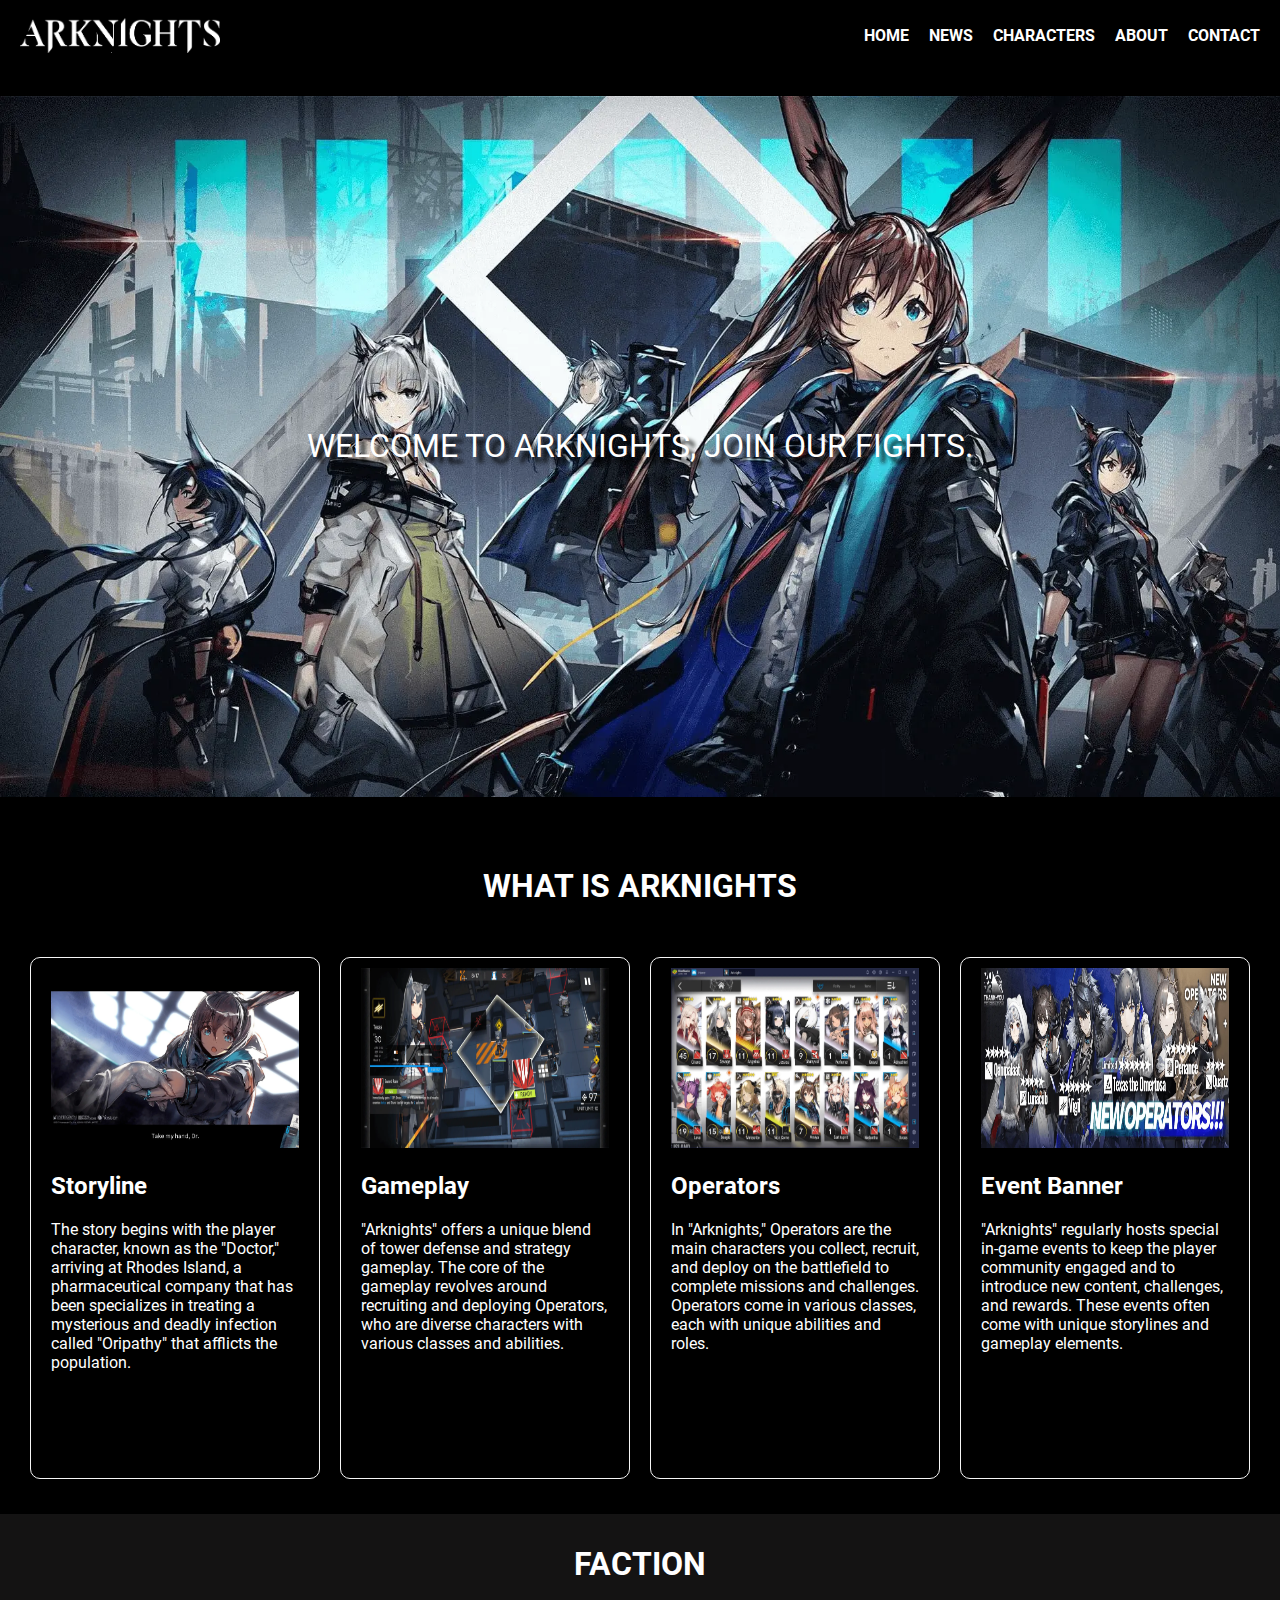
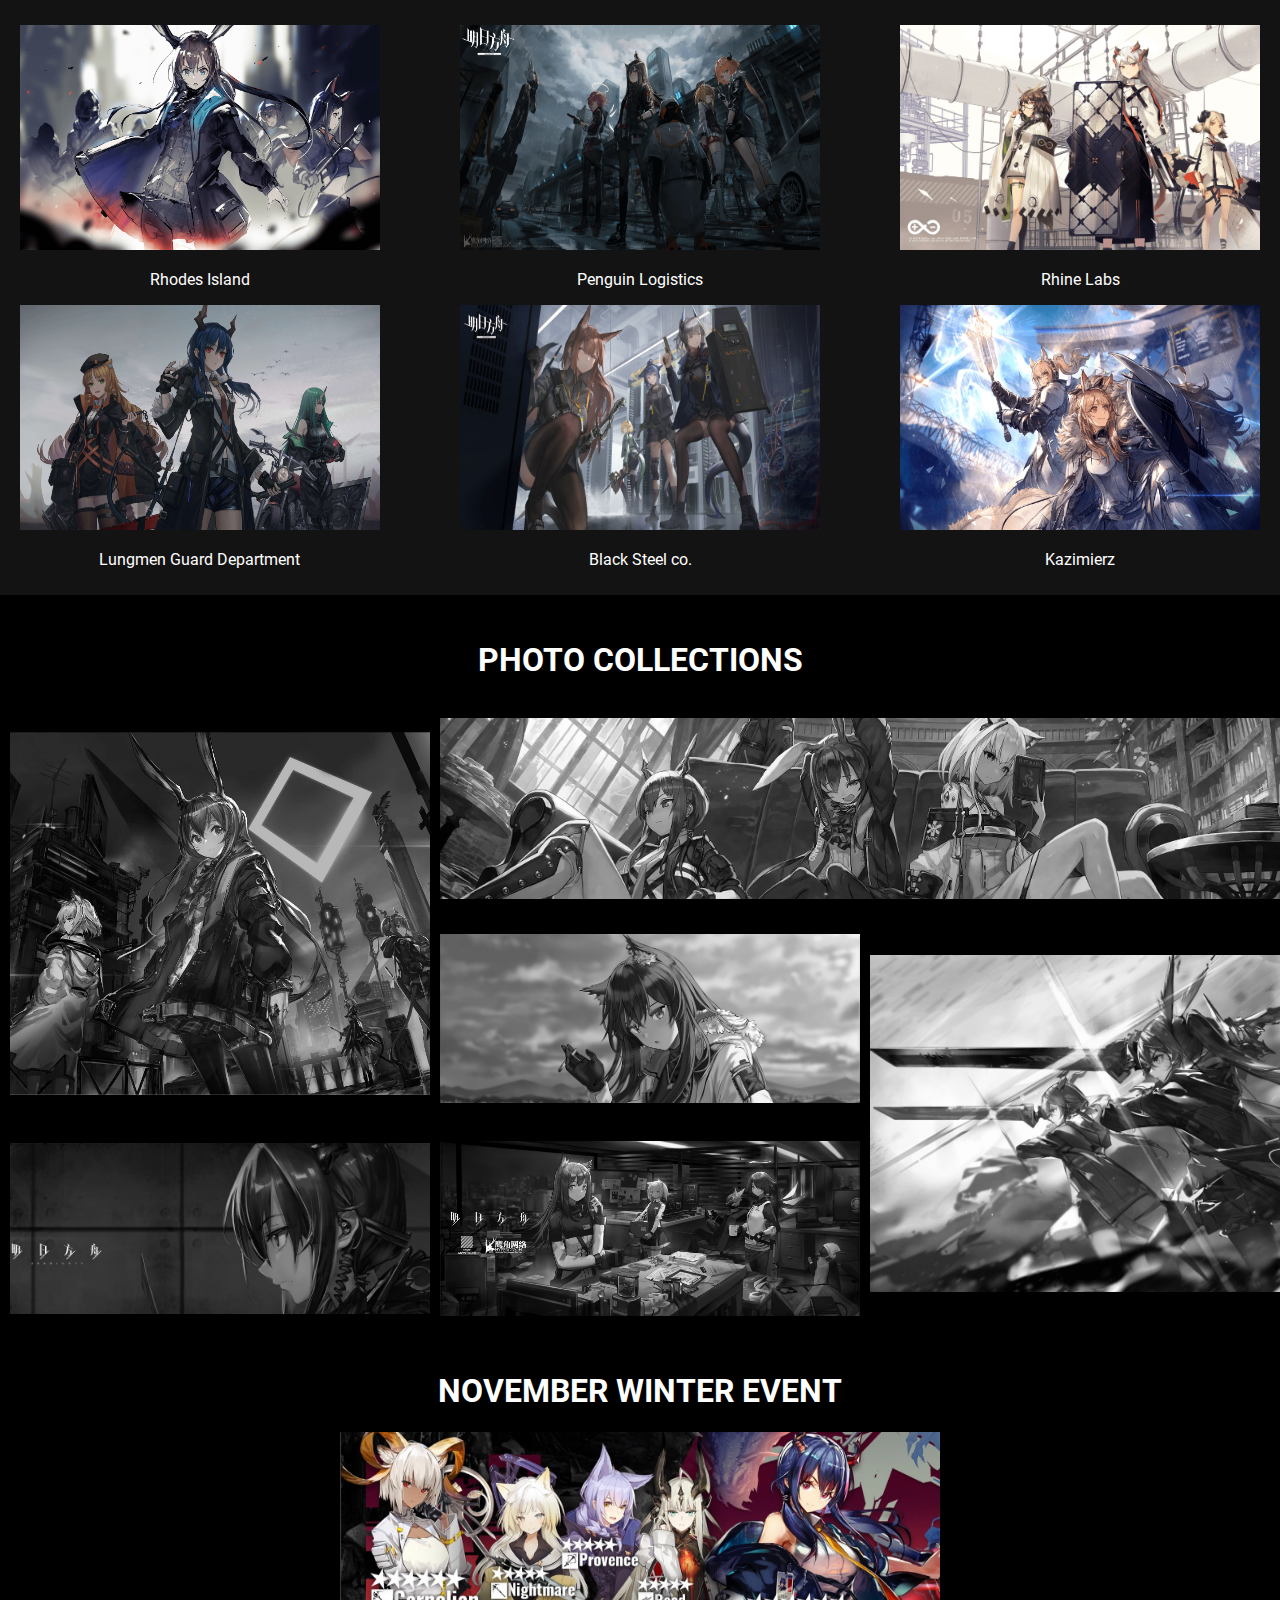
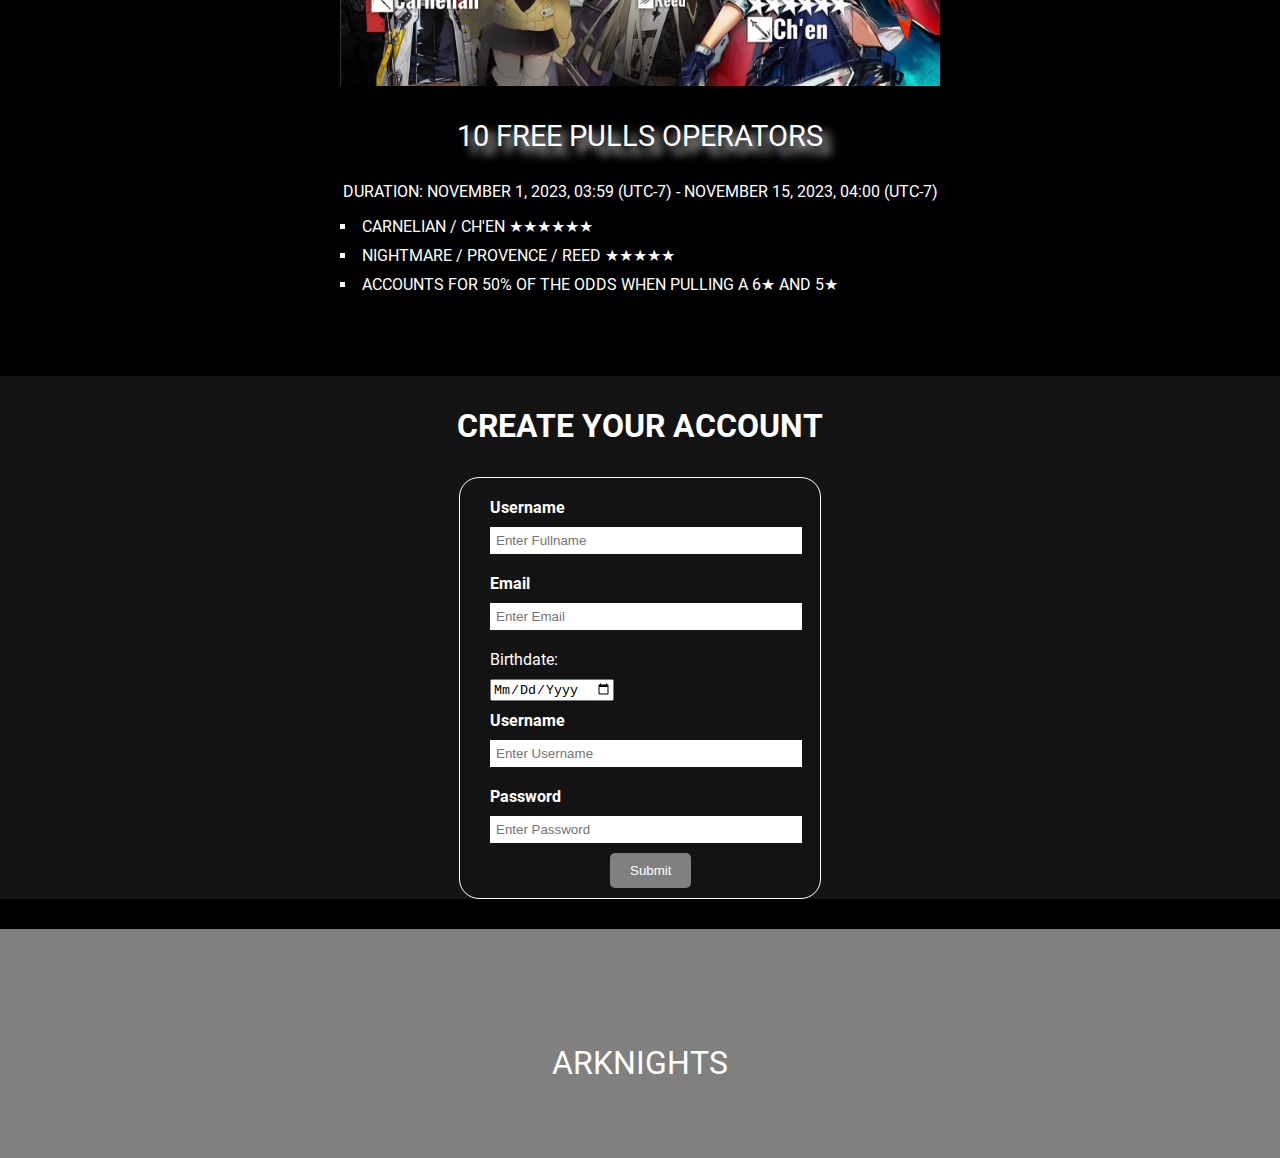
<file: week-3/index.html>
<!DOCTYPE html>
<html lang="en">
<head>
    <meta charset="UTF-8">
    <meta name="viewport" content="width=device-width, initial-scale=1.0">
    <link rel="preconnect" href="https://fonts.googleapis.com">
    <link rel="preconnect" href="https://fonts.gstatic.com" crossorigin>
    <!-- <link href="https://fonts.googleapis.com/css2?family=Roboto:wght@500;700&display=swap" rel="stylesheet"> -->
    <link rel="stylesheet" href="style.css">
    <title>Arknights</title>
</head>
<body>

   
    <header>
        
        
        <nav class="navbar">
            <div class="navbarBrand">
                <img src="assets/images/arknights_logo_white.png" alt="Brand Logo" >
            </div>
            <ul class="navbarLink" >
                <li><a href="#">HOME</a></li>
                <li><a href="#">NEWS</a></li>
                <li><a href="#">CHARACTERS</a></li>
                <li><a href="#">ABOUT</a></li>
                <li><a href="#">CONTACT</a></li>
                
            </ul>

            <div class="hamburger" >
                <span class="bar"></span>
                <span class="bar"></span>
                <span class="bar"></span>
            </div>
            
        </nav>

    </header>

    <nav>
        <div >
            <ul class="navbarMobile">
                <li><a href="#">HOME</a></li>
                <li><a href="#">NEWS</a></li>
                <li><a href="#">CHARACTERS</a></li>
                <li><a href="#">ABOUT</a></li>
                <li><a href="#">CONTACT</a></li>
                
            </ul>
        </div>
    </nav>
    <main>
        <section class="topBanner " >
            <div class="welcome">welcome to arknights, join our fights.</div>

        </section>
        <div class="title"><h1>what is arknights</h1></div>
        
        <section class="sectionInfo">
            
            <article class="boxArticle">
                <picture>
                    <source media="(min-width:1020px )" srcset="assets/images/storyline_large.webp">
                    <source media="(min-width:700px )" srcset="assets/images/storyline_medium.png">
                    <img src="assets/images/storyline_small.png" alt="" >
                </picture>
                
                <h2>Storyline</h2>
                <p> The story begins with the player character, known as the "Doctor," 
                    arriving at Rhodes Island, a pharmaceutical company that has been specializes
                     in treating a mysterious and deadly infection called "Oripathy" that afflicts the population.
                </p>
            </article>
            <article class="boxArticle">
                <picture>
                    <source media="(min-width:1020px )" srcset="assets/images/strategy_large.webp">
                    <source media="(min-width:700px )" srcset="assets/images/strategy_medium.png">
                    <img src="assets/images/strategy_small.png" alt="" >
                </picture>
                <h2>Gameplay</h2>
                <p>"Arknights" offers a unique blend of tower defense and strategy gameplay. The core of the gameplay revolves around
                     recruiting and deploying Operators, who are diverse characters with various classes and abilities.</p>
            </article>

            <article class="boxArticle">
                <picture>
                    <source media="(min-width:1020px )" srcset="assets/images/operators_large.webp">
                    <source media="(min-width:700px )" srcset="assets/images/operators_medium.webp">
                    <img src="assets/images/operators_small.png" alt="" >
                </picture>
                <h2>Operators</h2>
                <p>In "Arknights," Operators are the main characters you collect, recruit, and deploy on the battlefield to complete missions
                     and challenges. Operators come in various classes, each with unique abilities and roles.</p>
            </article>

            <article class="boxArticle">
                <picture>
                    <source media="(min-width:1020px )" srcset="assets/images/eventpromo_large.webp">
                    <source media="(min-width:700px )" srcset="assets/images/eventpromo_medium.png">
                    <img src="assets/images/eventpromo_small.png" alt="" >
                </picture>
                <h2>Event Banner</h2>
                <p>"Arknights" regularly hosts special in-game events to keep the player community engaged and to introduce new content, 
                    challenges, and rewards. These events often come with unique storylines and gameplay elements.</p>
            </article>
        </section>
        
        
        <section class="sectionFaction">
            <div class="title">
                <h1>faction</h1>
            </div>
            <div class="flexFaction">
            
                <article class="boxFaction">
                    <picture>
                        <source media="(min-width:700px )" srcset="assets/images/rhodes_island1.png">
                        <img src="assets/images/rhodes_island1_small.png" alt="">
                    </picture>
                    
                    <p>Rhodes Island</p>
                </article>
                <article class="boxFaction">
                    <picture>
                        <source media="(min-width:700px )" srcset="assets/images/penguinlogistics.webp">
                        <img src="assets/images/penguinlogistics_small.webp" alt="">
                    </picture>
                    
                    <p>Penguin Logistics </p>
                </article>
                <article class="boxFaction">
                    <img src="assets/images/rhine_lab2.webp" alt="" >
                    <p>Rhine Labs</p>
                </article>
                <article class="boxFaction">
                    <img src="assets/images/chen.webp" alt="" >
                    <p>Lungmen Guard Department</p>
                </article>
                <article class="boxFaction">
                    <img src="assets/images/blacksteel1.jpg" alt="" >
                    <p>Black Steel co.</p>
                </article>
                <article class="boxFaction">
                    <picture>
                        <source media="(min-width:700px )" srcset="assets/images/Kazimierz.webp">
                        <img src="assets/images/Kazimierz_small.webp" alt="">
                    </picture>
                    
                    <p>Kazimierz</p>
                </article>
                 
    
            </div>
        </section>
        
       

        <div class="title">
            <h1>Photo Collections</h1>
        </div>
        <section>
            <div class="containerCollection">
                <div class="boxCollection item1">
                    <picture>
                        <source media="(min-width:1020px )" srcset="assets/images/amiya002.jpg">
                        <source media="(min-width:700px )" srcset="assets/images/amiya002_medium.jpg">
                        <img src="assets/images/amiya002_small.jpg" alt="" class="noColor">
                    </picture>
                </div>
                <div class="boxCollection item2">
                    <picture>
                        <source media="(min-width:1020px )" srcset="assets/images/chen003.webp">
                        <source media="(min-width:700px )" srcset="assets/images/chen003_medium.jpg">
                        <img src="assets/images/chen003_small.jpg" alt="" class="noColor">
                    </picture>
                   
                </div>
                <div class="boxCollection item3">
                    <picture>
                        <source media="(min-width:1020px )" srcset="assets/images/texas005.png">
                        <source media="(min-width:700px )" srcset="assets/images/texas005_medium.png">
                        <img src="assets/images/texas005_small.png" alt="" class="noColor">
                    </picture>
                    
                </div>
                <div class="boxCollection item4">
                    <picture>
                        <source media="(min-width:1020px )" srcset="assets/images/amiya004.png">
                        <source media="(min-width:700px )" srcset="assets/images/amiya004_medium.png">
                        <img src="assets/images/amiya004_small.png" alt="" class="noColor">
                    </picture>
                        
                </div>
                <div class="boxCollection item5">
                    <picture>
                        <source media="(min-width:1020px )" srcset="assets/images/chen005.jpg">
                        <source media="(min-width:700px )" srcset="assets/images/chen005_medium.jpg">
                        <img src="assets/images/chen005_small.jpg" alt="" class="noColor">
                    </picture>
                        
                </div>
                <div class="boxCollection item6">
                    <picture>
                        <source media="(min-width:1020px )" srcset="assets/images/texas006.jpg">
                        <source media="(min-width:700px )" srcset="assets/images/texas006_medium.jpg">
                        <img src="assets/images/texas006_small.jpg" alt="" class="noColor">
                    </picture>
                    
                </div>
                <!-- <div class="boxCollection"></div>
                <div class="boxCollection"></div>
                <div class="boxCollection"></div> -->

            </div>
        </section>

        <section class="sectionEvent">
            <div class="boxEvent title">
                <h1>november winter event</h1>
                <picture>
                    <source media="(min-width:1020px )" srcset="assets/images/eventbanner01.jpg">
                    <source media="(min-width:700px )" srcset="assets/images/eventbanner01_medium.jpg">
                    <img src="assets/images/eventbanner01_small.jpg" alt="">
                </picture>
                
                
                <p class="shadowedText">10 FREE PULLS OPERATORS</p>
                <p>Duration: November 1, 2023, 03:59 (UTC-7) - November 15, 2023, 04:00 (UTC-7)</p>
                <ul>
                    <li>
                        Carnelian / Ch'en ★★★★★★                    
                    </li>
                    
                    <li>  
                    Nightmare / Provence / Reed ★★★★★
                    </li>
                    <li>
                    Accounts for 50% of the odds when pulling a 6★ and 5★
                    </li>
                </ul>
                    
                    
            </div>
        </section>

        
        <section class="sectionForm">
            <div class="title"><h1>Create Your Account</h1></div>
            <form id="myForm" autocomplete="on">
                <div>
                    
                    
                    
                    <label for="fullname"><b>Username</b></label>
                    <input type="text" placeholder="Enter Fullname" name="fullname" id="fullname" required>

                    <label for="email"><b>Email</b></label>
                    <input type="email" placeholder="Enter email" name="email" id="email" required>


                    <label for="birthdate">Birthdate:</label>
                    <input type="date" id="birthdate" name="birthdate">

                    
                    <label for="username"><b>Username</b></label>
                    <input type="text" placeholder="Enter Username" name="username" id="username" required>

                    <label for="password"><b>Password</b></label>
                    <input type="password" placeholder="Enter password" name="password" id="password" required>

                    <input type="submit" name="submit" value="submit">
                </div>
            </form>
        </section>

        

    </main>
    <footer>
        <section class="downBottom">
            <div class="title">Arknights</div>
        </section>
    </footer>
    <script src="script.js"></script>
</body>
</html>
</file>
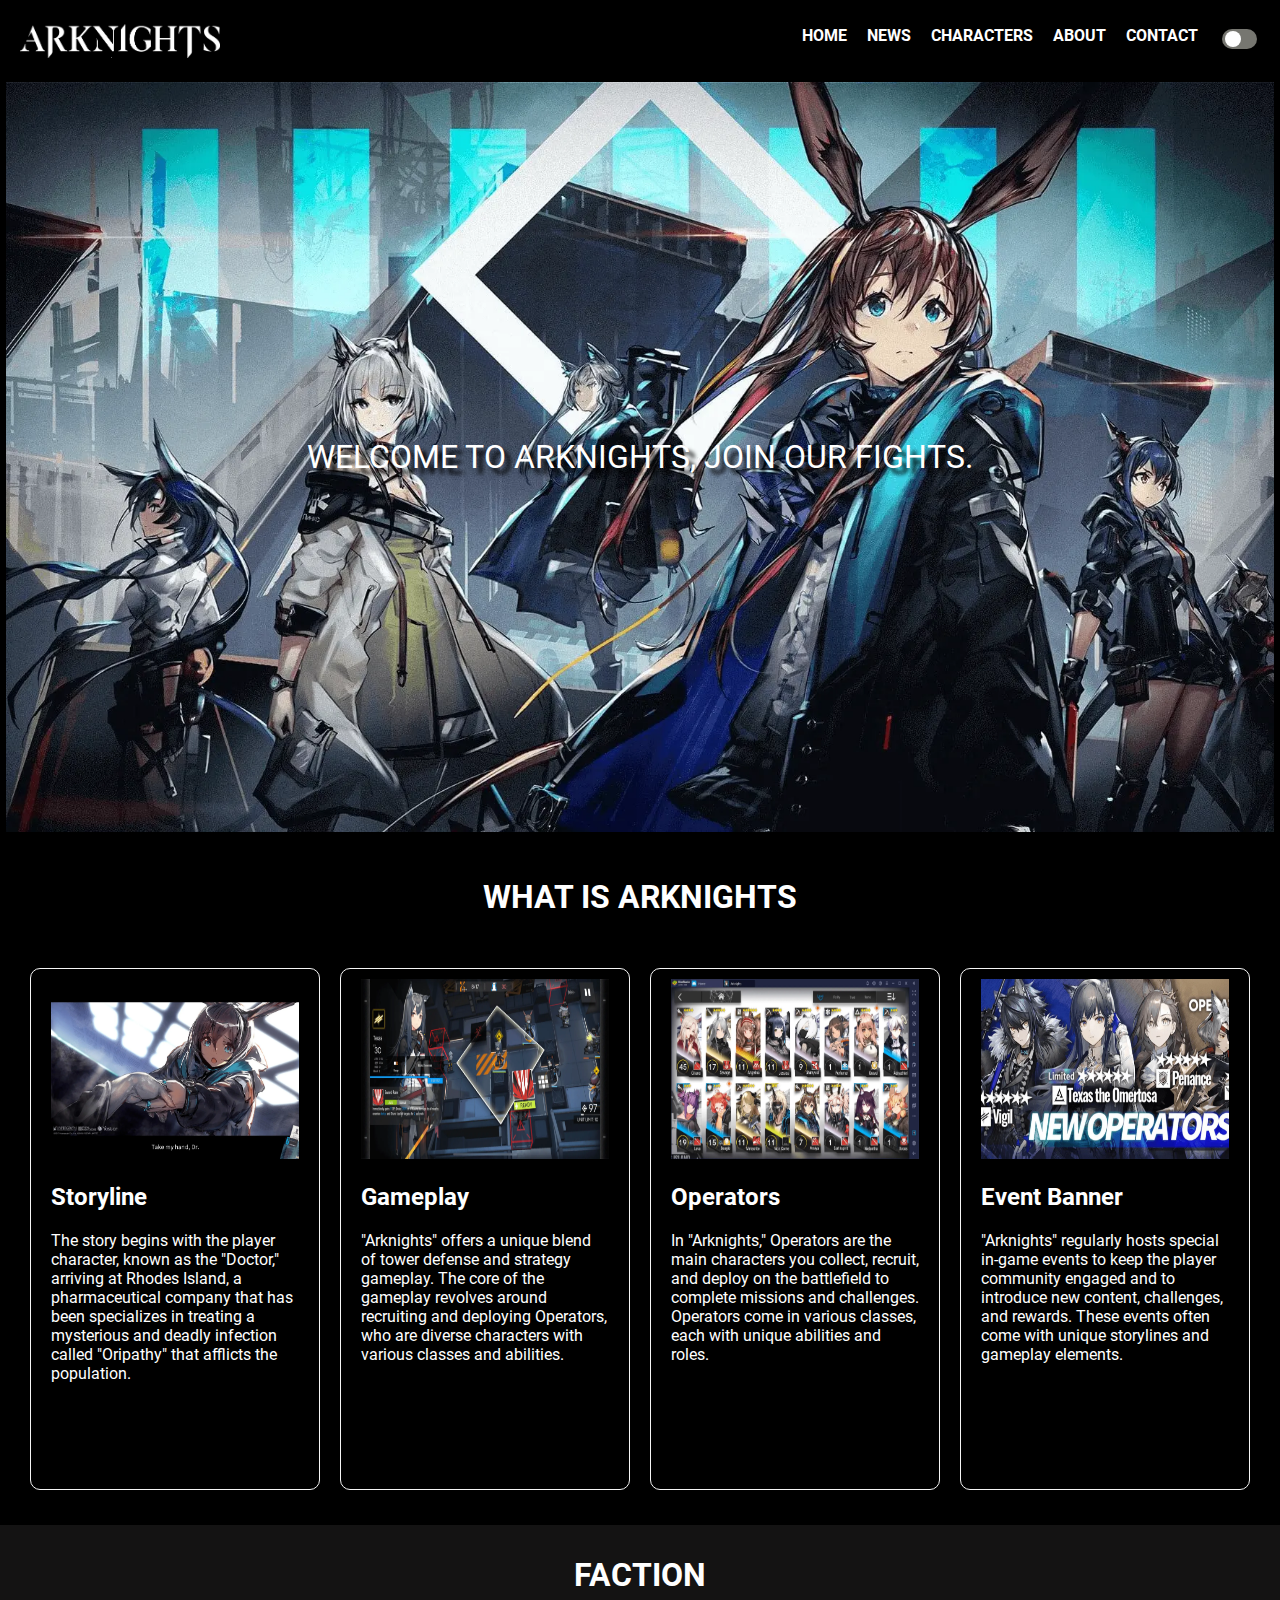
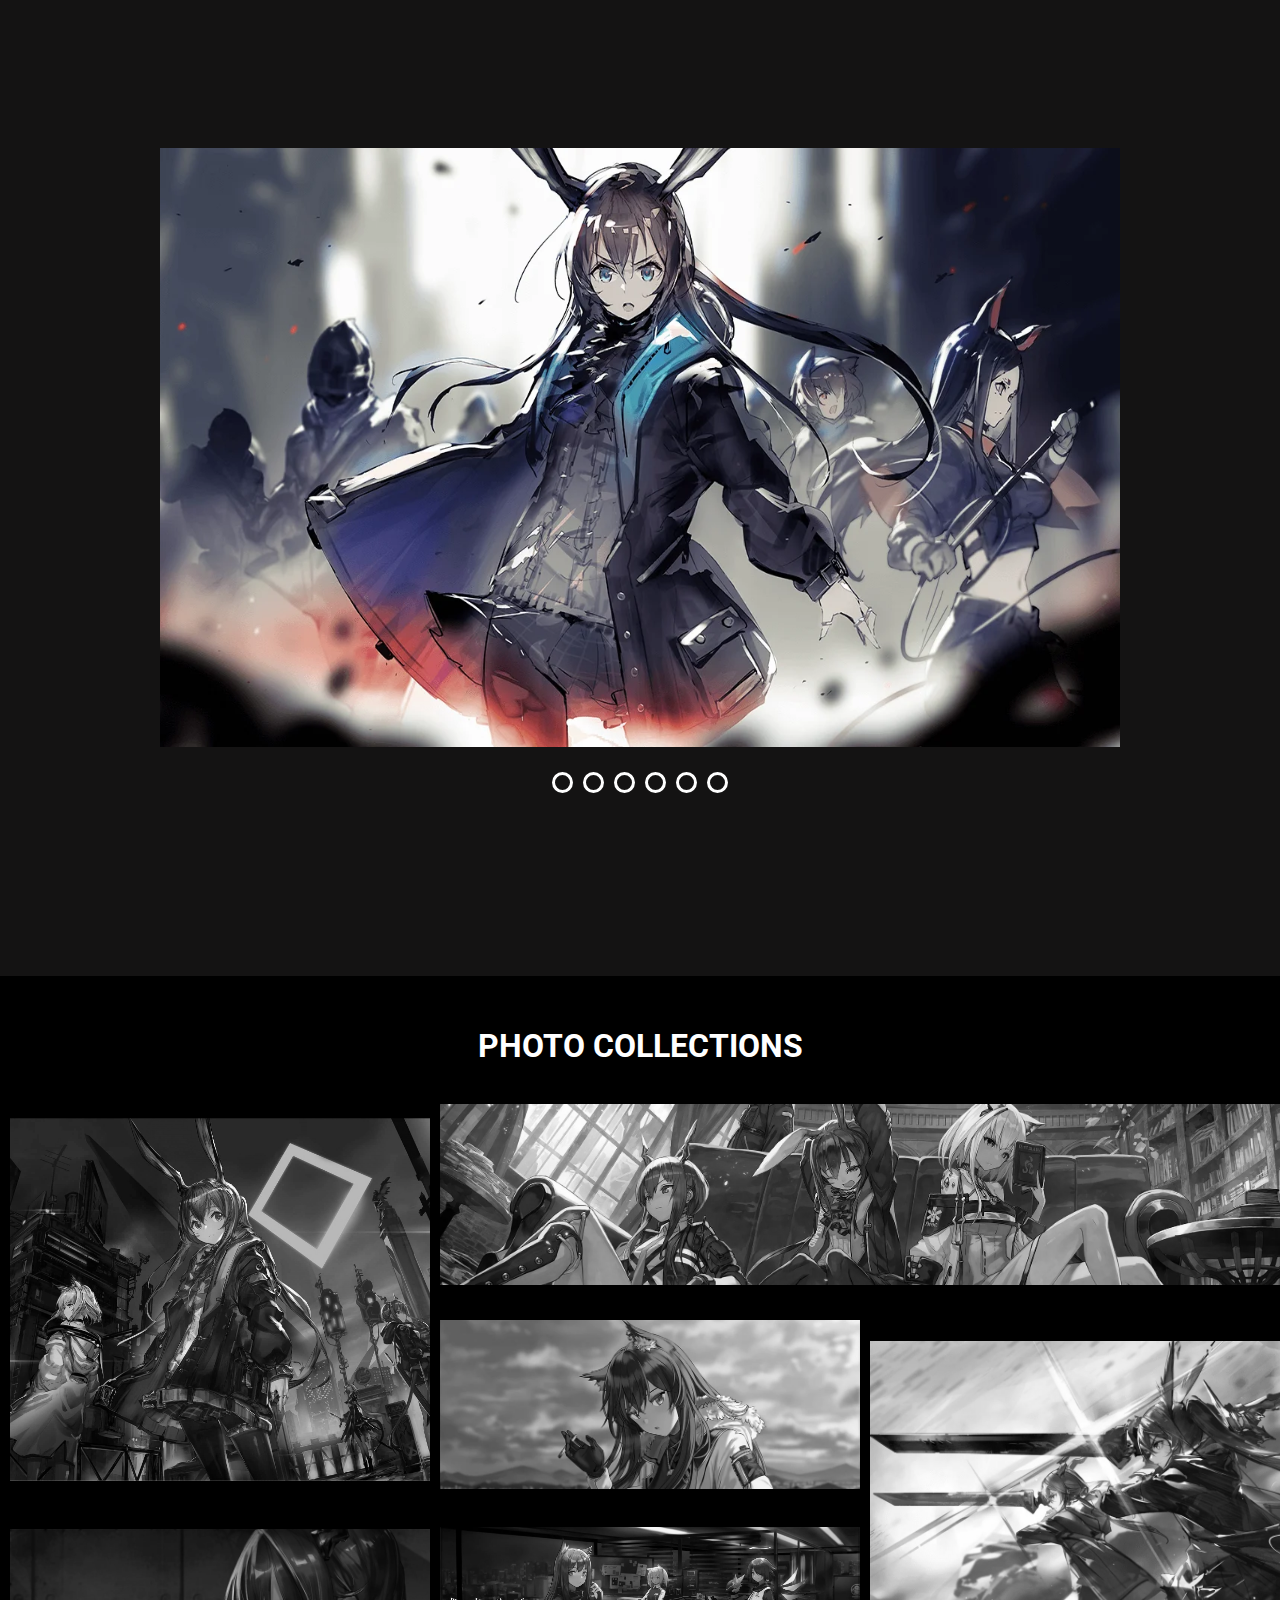
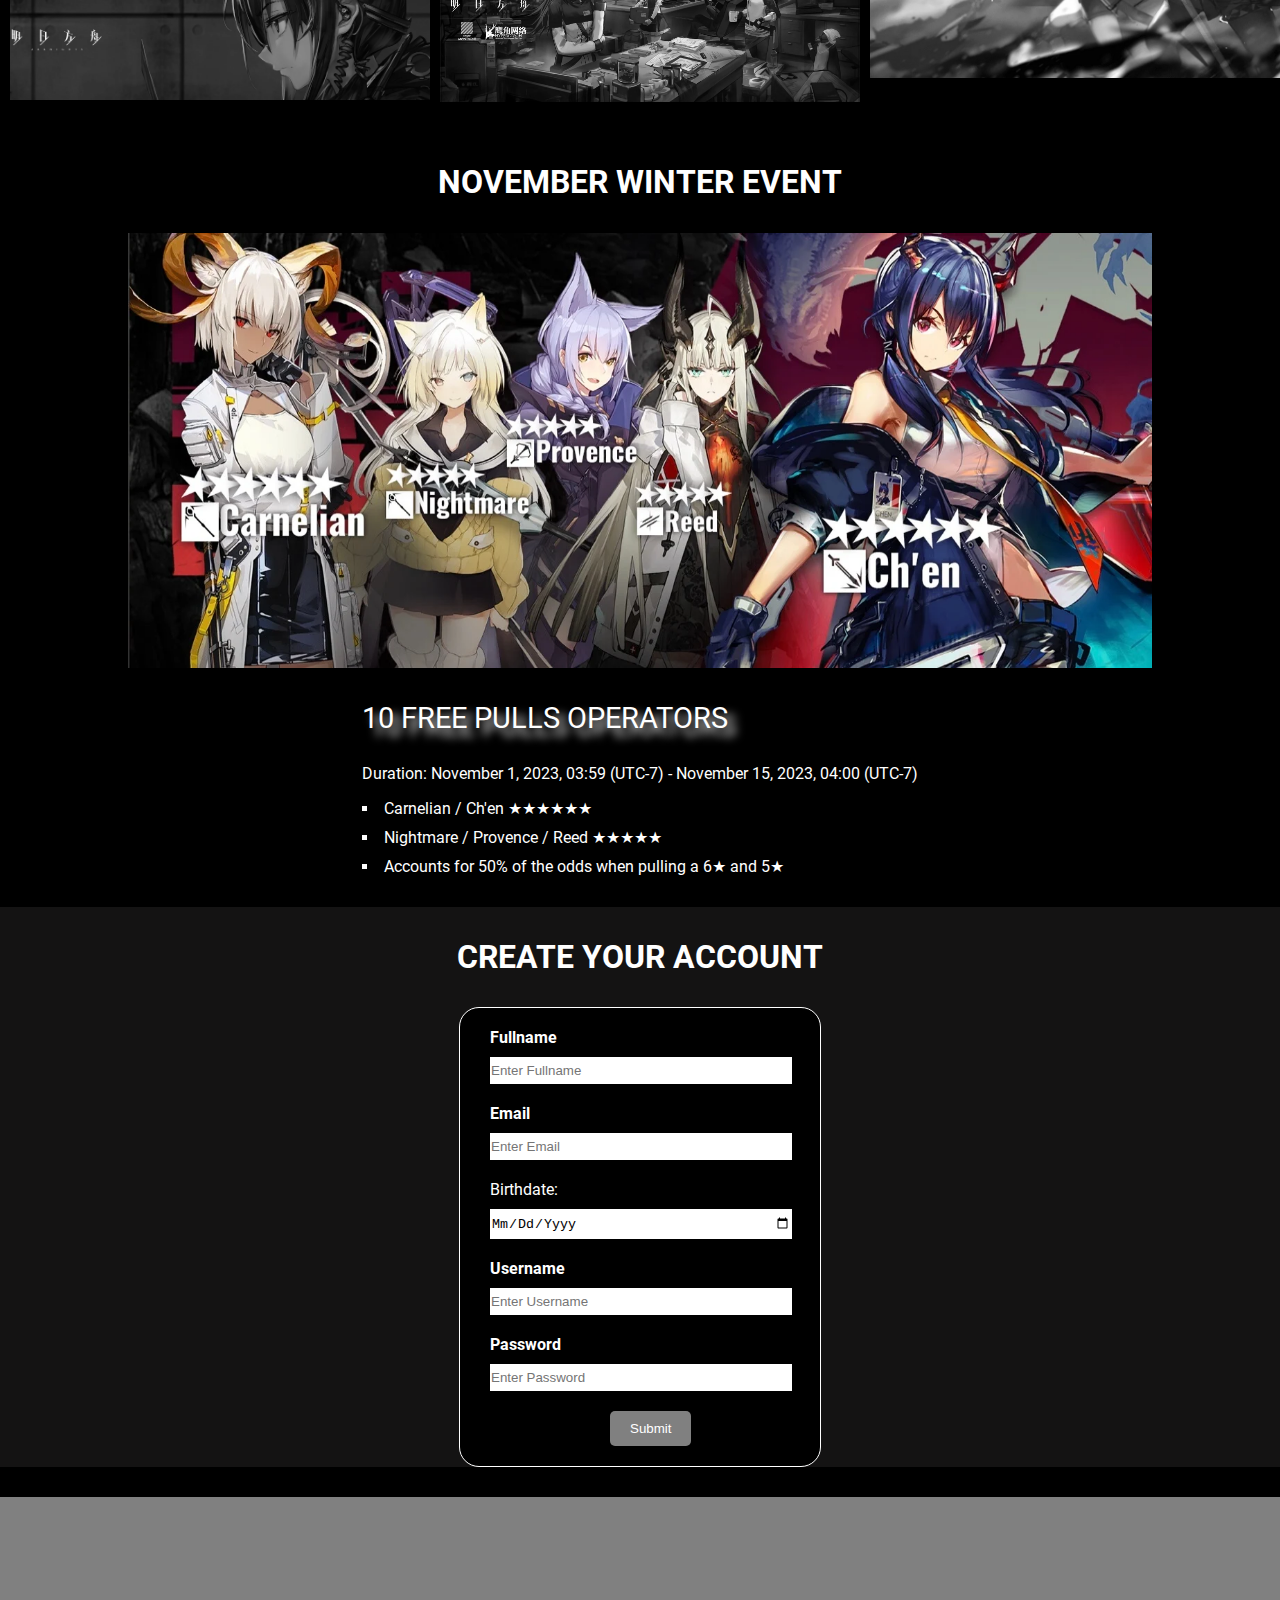
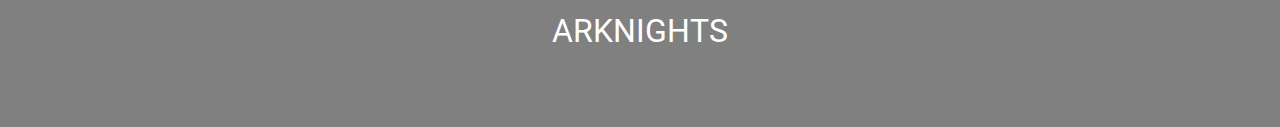
<file: week-4/index.html>
<!DOCTYPE html>
<html lang="en">
<head>
    <meta charset="UTF-8">
    <meta name="viewport" content="width=device-width, initial-scale=1.0">
    <link rel="preconnect" href="https://fonts.googleapis.com">
    <link rel="preconnect" href="https://fonts.gstatic.com" crossorigin>
    <!-- <link href="https://fonts.googleapis.com/css2?family=Roboto:wght@500;700&display=swap" rel="stylesheet"> -->
    <link rel="stylesheet" href="style.css">
    <title>Arknights</title>
</head>
<body>

   
    <header>
        
        
        <nav class="navbar">
            <div class="navbarBrand">
                <img src="assets/images/arknights_logo_white.png" alt="Brand Logo" >
            </div>
            <ul class="navbarLink" >
                <li><a href="#">HOME</a></li>
                <li><a href="#">NEWS</a></li>
                <li><a href="#">CHARACTERS</a></li>
                <li><a href="#">ABOUT</a></li>
                <li><a href="#">CONTACT</a></li>
                <li>
                    <div class="switch">
                        <input type="checkbox" id="modeToggle1">
                    </div>
                </li>
                
            </ul>
            

            <div class="hamburger" >
                <div class="bar"></div>
            </div>
            
        </nav>

    </header>

    <nav>
        <div >
            <ul class="navbarMobile">
                <li><a href="#">HOME</a></li>
                <li><a href="#">NEWS</a></li>
                <li><a href="#">CHARACTERS</a></li>
                <li><a href="#">ABOUT</a></li>
                <li><a href="#">CONTACT</a></li>
                <li>
                    <div class="switch">
                        <input type="checkbox" id="modeToggle2">
                    </div>
                </li>
            </ul>
        </div>
    </nav>
    <main>
        <section class="topBanner " >
            <div class="welcome">welcome to arknights, join our fights.</div>

        </section>
        <div class="title"><h1>what is arknights</h1></div>
        
        <section class="sectionInfo">
            
            <article class="boxArticle">
                <picture>
                    <source media="(min-width:1020px )" srcset="assets/images/storyline_large.webp">
                    <source media="(min-width:700px )" srcset="assets/images/storyline_medium.webp">
                    <img src="assets/images/storyline_small.webp" alt="" >
                </picture>
                
                <h2>Storyline</h2>
                <p> The story begins with the player character, known as the "Doctor," 
                    arriving at Rhodes Island, a pharmaceutical company that has been specializes
                     in treating a mysterious and deadly infection called "Oripathy" that afflicts the population.
                </p>
            </article>
            <article class="boxArticle">
                <picture>
                    <source media="(min-width:1020px )" srcset="assets/images/strategy_large.webp">
                    <source media="(min-width:700px )" srcset="assets/images/strategy_medium.webp">
                    <img src="assets/images/strategy_small.webp" alt="" >
                </picture>
                <h2>Gameplay</h2>
                <p>"Arknights" offers a unique blend of tower defense and strategy gameplay. The core of the gameplay revolves around
                     recruiting and deploying Operators, who are diverse characters with various classes and abilities.</p>
            </article>

            <article class="boxArticle">
                <picture>
                    <source media="(min-width:1020px )" srcset="assets/images/operators_large.webp">
                    <source media="(min-width:700px )" srcset="assets/images/operators_medium.webp">
                    <img src="assets/images/operators_small.webp" alt="" >
                </picture>
                <h2>Operators</h2>
                <p>In "Arknights," Operators are the main characters you collect, recruit, and deploy on the battlefield to complete missions
                     and challenges. Operators come in various classes, each with unique abilities and roles.</p>
            </article>

            <article class="boxArticle">
                <picture>
                    <source media="(min-width:1020px )" srcset="assets/images/eventpromo_large.webp">
                    <source media="(min-width:700px )" srcset="assets/images/eventpromo_medium.webp">
                    <img src="assets/images/eventpromo_small.webp" alt="" >
                </picture>
                <h2>Event Banner</h2>
                <p>"Arknights" regularly hosts special in-game events to keep the player community engaged and to introduce new content, 
                    challenges, and rewards. These events often come with unique storylines and gameplay elements.</p>
            </article>
        </section>
        
        
        <section class="sectionFaction">
            <div class="title2">
                <h1>faction</h1>
            </div>

            <article class="containerFaction">
                <div class="sliderFaction">
                    <div class="imageFaction">
                        <input type="radio" name="slide" id="img1" class="btnimg1" checked>
                        <input type="radio" name="slide" id="img2" class="btnimg2">
                        <input type="radio" name="slide" id="img3" class="btnimg3">
                        <input type="radio" name="slide" id="img4" class="btnimg4">
                        <input type="radio" name="slide" id="img5" class="btnimg5">
                        <input type="radio" name="slide" id="img6" class="btnimg6">
                        <img src="assets/images/rhodes_island1.webp" class="m1" alt="">
                        <img src="assets/images/penguinlogistics.webp" class="m2" alt="">
                        <img src="assets/images/rhine_lab2.webp" class="m3" alt="">
                        <img src="assets/images/lgd.webp" class="m4" alt="">
                        <img src="assets/images/blacksteel1.webp" class="m5" alt="">
                        <img src="assets/images/Kazimierz.webp" class="m6" alt="">

        
                    </div>
                    <div class="btnFaction">
                        <label for="img1"></label>
                        <label for="img2"></label>
                        <label for="img3"></label>
                        <label for="img4"></label>
                        <label for="img5"></label>
                        <label for="img6"></label>
                    </div>
    
                </div>
            </article>

            
            <!-- <div class="flexFaction">
            
                <article class="boxFaction">
                    <picture>
                        <source media="(min-width:700px )" srcset="assets/images/rhodes_island1.webp">
                        <img src="assets/images/rhodes_island1_small.webp" alt="">
                    </picture>
                    
                    <p>Rhodes Island</p>
                </article>
                <article class="boxFaction">
                    <picture>
                        <source media="(min-width:700px )" srcset="assets/images/penguinlogistics.webp">
                        <img src="assets/images/penguinlogistics_small.webp" alt="">
                    </picture>
                    
                    <p>Penguin Logistics </p>
                </article>
                <article class="boxFaction">
                    <picture>
                        <source media="(min-width:700px )" srcset="assets/images/rhine_lab2.webp">
                        <img src="assets/images/rhine_lab2_small.webp" alt="">
                    </picture>
                    
                    <p>Rhine Labs</p>
                </article>
                <article class="boxFaction">
                    <picture>
                        <source media="(min-width:700px )" srcset="assets/images/lgd.webp">
                        <img src="assets/images/lgd_small.webp" alt="">
                    </picture>
                    <p>Lungmen Guard Department</p>
                </article>
                <article class="boxFaction">
                    <picture>
                        <source media="(min-width:700px )" srcset="assets/images/blacksteel1.webp">
                        <img src="assets/images/blacksteel1_small.webp" alt="">
                    </picture>
                    
                    <p>Black Steel co.</p>
                </article>
                <article class="boxFaction">
                    <picture>
                        <source media="(min-width:700px )" srcset="assets/images/Kazimierz.webp">
                        <img src="assets/images/Kazimierz_small.webp" alt="">
                    </picture>
                    
                    <p>Kazimierz</p>
                </article>
                 
    
            </div> -->
        </section>
        
       

        <div class="title">
            <h1>Photo Collections</h1>
        </div>
        <section>
            <div class="containerCollection">
                <div class="boxCollection item1">
                    <picture>
                        <source media="(min-width:1020px )" srcset="assets/images/amiya002.webp">
                        <source media="(min-width:700px )" srcset="assets/images/amiya002_medium.webp">
                        <img src="assets/images/amiya002_small.webp" alt="" class="noColor">
                    </picture>
                </div>
                <div class="boxCollection item2">
                    <picture>
                        <source media="(min-width:1020px )" srcset="assets/images/chen003.webp">
                        <source media="(min-width:700px )" srcset="assets/images/chen003_medium.webp">
                        <img src="assets/images/chen003_small.webp" alt="" class="noColor">
                    </picture>
                   
                </div>
                <div class="boxCollection item3">
                    <picture>
                        <source media="(min-width:1020px )" srcset="assets/images/texas005.webp">
                        <source media="(min-width:700px )" srcset="assets/images/texas005_medium.webp">
                        <img src="assets/images/texas005_small.webp" alt="" class="noColor">
                    </picture>
                    
                </div>
                <div class="boxCollection item4">
                    <picture>
                        <source media="(min-width:1020px )" srcset="assets/images/amiya004.webp">
                        <source media="(min-width:700px )" srcset="assets/images/amiya004_medium.webp">
                        <img src="assets/images/amiya004_small.webp" alt="" class="noColor">
                    </picture>
                        
                </div>
                <div class="boxCollection item5">
                    <picture>
                        <source media="(min-width:1020px )" srcset="assets/images/chen005.webp">
                        <source media="(min-width:700px )" srcset="assets/images/chen005_medium.webp">
                        <img src="assets/images/chen005_small.webp" alt="" class="noColor">
                    </picture>
                        
                </div>
                <div class="boxCollection item6">
                    <picture>
                        <source media="(min-width:1020px )" srcset="assets/images/texas006.webp">
                        <source media="(min-width:700px )" srcset="assets/images/texas006_medium.webp">
                        <img src="assets/images/texas006_small.webp" alt="" class="noColor">
                    </picture>
                    
                </div>
                <!-- <div class="boxCollection"></div>
                <div class="boxCollection"></div>
                <div class="boxCollection"></div> -->

            </div>
        </section>

        <section class="sectionEvent">
            <div class="title">
                <h1>november winter event</h1>
            </div>
            <div class="boxEvent ">
                
                <picture>
                    <source media="(min-width:1020px )" srcset="assets/images/eventbanner01.webp">
                    <source media="(min-width:700px )" srcset="assets/images/eventbanner01_medium.webp">
                    <img src="assets/images/eventbanner01_small.webp" alt="">
                </picture>
                
            </div>
            <article class="articleEvent">
                <p class="shadowedText">10 FREE PULLS OPERATORS</p>
                <p>Duration: November 1, 2023, 03:59 (UTC-7) - November 15, 2023, 04:00 (UTC-7)</p>
                <ul>
                    <li>
                        Carnelian / Ch'en ★★★★★★                    
                    </li>
                    
                    <li>  
                    Nightmare / Provence / Reed ★★★★★
                    </li>
                    <li>
                    Accounts for 50% of the odds when pulling a 6★ and 5★
                    </li>
                </ul>
            </article>
        </section>

        
        <section class="sectionForm">
            <div class="title2"><h1>Create Your Account</h1></div>
            <form id="myForm" autocomplete="on">
                <div>
                    
                    
                    
                    <label for="fullname"><b>Fullname</b></label>
                    <input type="text" placeholder="Enter Fullname" name="fullname" id="fullname" required>

                    <label for="email"><b>Email</b></label>
                    <input type="email" placeholder="Enter email" name="email" id="email" required>


                    <label for="birthdate">Birthdate:</label>
                    <input type="date" id="birthdate" name="birthdate">

                    
                    <label for="username"><b>Username</b></label>
                    <input type="text" placeholder="Enter Username" name="username" id="username" required>

                    <label for="password"><b>Password</b></label>
                    <input type="password" placeholder="Enter password" name="password" id="password" required>

                    <input type="submit" name="submit" value="submit">
                </div>
            </form>
        </section>

        

    </main>
    <footer>
        <section class="downBottom">
            <div class="title">Arknights</div>
        </section>
    </footer>
    <script src="script.js"></script>
</body>
</html>
</file>
<file: week-3/style.css>
body{
    background-color: black;
    color: white;
    margin: 0;
    padding: 0;
    font-family: "Roboto", sans-serif;
    
}



@font-face {
    font-family: "Roboto";
    src: url(assets/fonts/Roboto-Regular.ttf) format("truetype"),
    url(assets/fonts/Roboto-Regular.otf) format("opentype"),
    url(assets/fonts/Roboto-Regular.woff) format("woff");
    font-weight: 400;
    font-style: normal;
}

@font-face {
    font-family: "RobotoItalic";
    src: url(assets/fonts/Roboto-Italic.ttf) format("truetype"),
    url(assets/fonts/Roboto-Italic.otf) format("opentype"),
    url(assets/fonts/Roboto-Italic.woff) format("woff");
    font-weight: 400;
    font-style: italic;
}
@font-face {
    font-family: "Roboto";
    src: url(assets/fonts/Roboto-Bold.ttf) format("truetype"),
    url(assets/fonts/Roboto-Bold.otf) format("opentype"),
    url(assets/fonts/Roboto-Bold.woff) format("woff");
    font-weight: 700;
    font-style: normal;
}

h1, h2, h3, h4, h5, h6 {
    font-family: "Roboto", sans-serif;
    font-weight: 700;
    font-style: normal;
    
}

input{
    text-transform: capitalize;
}


.title{
    text-align: center;
    padding: 10px 20px;
    margin-top: 15px;
    text-transform: uppercase;
    
}

/* top section */

.topBanner{
    width: 100%;
    height: 750px;
    
    background-image: url(assets/images/topbannerarknights_large.webp);
    background-size: contain;
    background-repeat: no-repeat;
    background-position: center;

    display: flex;
    justify-content: center;
    align-items: center;
 }
 
 .welcome{
    color: rgb(255, 255, 255);
    text-align: center;
    text-transform: uppercase;
    font-size: 32px;
    text-shadow: 6px 6px 4px rgb(0, 0, 0);
    animation-duration: 5s;
    animation-name: hideout;

 }

 @keyframes hideout {
    from{
        opacity: 0%;
    }
    to{
        
        opacity: 100%;
    }
 }

/* navigation section */



.navbar{
    display: flex;
    align-items: center;
    justify-content: space-between;
    padding: 10px 20px;
}

.navbarBrand{
    display: flex;
    align-items: center;
}

.navbarBrand img{
    width: 200px;
    min-width: 100px;
}

.navbarLink{
    list-style: none;
    display: flex;
    gap: 20px;
}
.navbarLink li{
    padding: 0;
}

.navbarLink a{
    text-decoration: none;
    color: white;
    font-size: 16px;
    font-weight: bold;
}



.hamburger{
    
    display: none;
}

.bar{
    display: block;
    width: 25px;
    height: 3px;
    margin: 5px auto;
    background-color: #ede1e1;
}

.navbarMobile{
    position: fixed;
    width: 100%;
    display: none;
    list-style: none;
    margin: 0 auto;
    background-color: grey;
    padding: 0;
    opacity: 80%;
    
}

.navbarMobile li{
    text-align: center;
    margin-bottom: 10px;
}

.navbarMobile a{
    text-decoration: none;
    color: white;
    font-size: 16px;
    font-weight: bold;
}

/* information section */

.sectionInfo{
    display: flex;
    align-items: center;
    justify-content: space-between;
    padding: 10px 20px;
    flex-wrap: wrap;
}

.boxArticle{
    width: 20%;
    height: 500px;
    padding: 10px 20px;
    margin: 10px;
    border: 1px solid whitesmoke;
    border-radius: 10px;
}

.boxArticle img{
    width: 100%;
    height: 180px;
}


/* Faction Section */
.sectionFaction{
    background-color: rgb(20, 19, 19);
}

.flexFaction{
    
    display: flex;
    align-items:center;
    justify-content:space-between;
    padding: 10px 20px;
    flex-wrap: wrap;
    
    
}

.boxFaction{
    width: 29%;
    text-align: center;
}

.boxFaction img{
    width: 100%;
    height: 225px;
    min-width: 100px;

}

/* grid collection section */

.containerCollection{
    display: grid;
    grid-template-columns: repeat(3, 1fr);
    grid-template-rows: repeat(3, 200px);
    gap: 10px;
    width: 100%;
    padding: 0 10px;
    margin: 0 auto;
    
}

.boxCollection{
    /* background-color: rgb(105, 71, 32); */
    display: flex;
    align-items: center;
    justify-content: center;

}

.boxCollection img{
    width: 100%;
    height: auto;
}

.item1{
    grid-column: 1 / span 1;
    grid-row: 1 / span 2;
    
}

.item2{
    grid-column: 2 / span 2;
    grid-row: 1 / span 1;
}

.item3{
    grid-column: 2 / span 1;
    grid-row: 2 / span 1;
}

.item4{
    grid-column: 3 / span 1;
    grid-row: 2 / span 2;
}

.item5{
    grid-column: 1 / span 1;
    grid-row: 3 / span 1;
}

.item6{
    grid-column: 2 / span 1;
    grid-row: 3 / span 1;
}

.noColor{
    filter: grayscale(100%);
    transition: filter 0.5s;
}

.noColor:hover{
    filter: grayscale(0%);
    transition: filter 2s;
}

/* Event Section */


.sectionEvent{
    padding-top: 10px;
    
}

.sectionEvent ul{
    text-align: left;
    list-style: square inside;
    padding: 0;
}

.sectionEvent li{
    margin: 10px 0;
}

.boxEvent{
    margin: 0 auto;
    width: 600px;
    height: 600px;
    
}

.boxEvent img{
    width: 100%;
    
}

.shadowedText {
    font-size: 29px;
    text-shadow: 8px 8px 10px rgb(255, 255, 255);
   
    
  }

  /* From section */

.sectionForm{
    background-color: rgb(20, 19, 19);
}

#myForm{
    width: 300px;
    margin: 0 auto;
    border: 1px solid white;
    padding: 10px 30px;
    border-radius: 20px;

    
}

#myForm label{
    display: block;
    margin: 10px 0;
}

input[type="email"], 
input[type="text"], 
input[type="password"]{
    width: 100%;
    padding: 5px;
    margin-bottom: 10px;
    border: 1px solid white;
}

input[type="submit"]{
    background-color: gray;
    color: white;
    padding: 10px 20px;
    border: none;
    border-radius: 5px;
    margin-left: 40%;
}

input[type="submit"]:hover{
    background-color: rgb(49, 23, 23);
}

.downBottom{
    margin-top: 30px;
    background-color: grey;
    width: 100%;
    height: 140px;
    text-align: center;
    padding-top: 90px;
    font-family: 'Roboto', sans-serif;
    font-size: 32px;
}

@media only screen and (min-width: 768px) and (max-width: 1023px) {
    /* Your CSS styles for tablets go here */
    .navbarLink{
        display:block;
    }

    .hamburger{
        
        display: none;
    }

    .topBanner{
        width: 100%;
        height: 400px;
        background-image: url(assets/images/topbannerarknights_medium.webp);
        background-size: contain;
        background-repeat: no-repeat;
        background-position: center;
     }

    .sectionInfo, .sectionFaction{
        display: flex;
        align-items: center;
        justify-content: space-between;
        padding: 10px 20px;
        flex-wrap: wrap;
        
    }

    

    .boxArticle, .boxFaction{
        width: 40%;
        min-width: 320px;
       
        margin: 0 auto;
    }


    .boxArticle{
        padding: 2px;
        margin-bottom: 5px;
        margin-top: 5px;
        height: 380px;
        text-align: center;
    }

    .boxEvent{
        margin: 0 auto;
        width: 400px;
        height: 600px;
        
    }

  }

@media screen and (max-width:767px) {
    /* Your CSS styles for phone go here */
    .navbarLink{
        display: none;
    }

    .hamburger{
        cursor: pointer;
        display: block;
    }


    .topBanner{
        width: 100%;
        height: 300px;
        background-image: url(assets/images/topbannerarknights_small.webp);
        background-size: contain;
        background-repeat: no-repeat;
        background-position: center;
     }

    .sectionInfo, .sectionFaction{
        flex-direction: column;
        align-items: flex-start;
        
    }

    .topBanner, .boxArticle, .boxFaction{
        width: 100%;
        min-width: 320px;
        margin: 0 auto;
    }

    .boxArticle{
        padding: 2px;
        margin-bottom: 5px;
        margin-top: 5px;
        height: 380px;
        text-align: center;
    }

    .boxEvent{
        margin: 0 auto;
        width: 300px;
        height: 600px;
        
    }

    .containerCollection{
        display: grid;
        grid-template-columns: repeat(2, 1fr);
        grid-template-rows: repeat(5, 250px);
        gap: 10px;
        width: 100%;
        padding: 0 10px;
        margin: 0 auto;
        
    }

    .item2{
        grid-column: 1 /span 2;
        grid-row: 1 /span 1;
    }

    .item1{
        grid-column: 1 / span 1;
        grid-row: 2 / span 2;
        
    }

    
    .item4{
        grid-column: 2 / span 1;
        grid-row: 2 / span 2;

    }

    .item3{
        grid-column: 1 / span 1;
        grid-row: 4 / span 1;

    }
    .item5{
        grid-column: 2 / span 1;
        grid-row: 4 / span 1;

    }

    .item6{
        grid-column: 1 / span 2;
        grid-row: 5 / span 1;

    }

    .boxEvent{
        
        
        height: 700px;
        
    }

    

    
    
}
</file>
<file: week-4/style.css>
body{
    background-color: black;
    color: white;
    margin: 0;
    padding: 0;
    font-family: "Roboto", sans-serif;
    
}



@font-face {
    font-family: "Roboto";
    src: url(assets/fonts/Roboto-Regular.ttf) format("truetype"),
    url(assets/fonts/Roboto-Regular.otf) format("opentype"),
    url(assets/fonts/Roboto-Regular.woff) format("woff");
    font-weight: 400;
    font-style: normal;
}

@font-face {
    font-family: "RobotoItalic";
    src: url(assets/fonts/Roboto-Italic.ttf) format("truetype"),
    url(assets/fonts/Roboto-Italic.otf) format("opentype"),
    url(assets/fonts/Roboto-Italic.woff) format("woff");
    font-weight: 400;
    font-style: italic;
}
@font-face {
    font-family: "Roboto";
    src: url(assets/fonts/Roboto-Bold.ttf) format("truetype"),
    url(assets/fonts/Roboto-Bold.otf) format("opentype"),
    url(assets/fonts/Roboto-Bold.woff) format("woff");
    font-weight: 700;
    font-style: normal;
}

h1, h2, h3, h4, h5, h6 {
    font-family: "Roboto", sans-serif;
    font-weight: 700;
    font-style: normal;
    
}

input{
    text-transform: capitalize;
}


.title{
    text-align: center;
    padding: 10px 20px;
    margin-top: 15px;
    text-transform: uppercase;
    
}

.title2{
    text-align: center;
    padding: 10px 20px;
    margin-top: 15px;
    text-transform: uppercase;
    color: white;
}

/* top section */

.topBanner{
    width: 99%;
    height: 750px;
    margin: 0 auto;
    
    
    background-image: url(assets/images/topbannerarknights_large.webp);
    background-size: cover;
    /* background-repeat: no-repeat; */
    background-position: center;

    display: flex;
    justify-content: center;
    align-items: center;
 }
 
 .welcome{
    color: rgb(255, 255, 255);
    text-align: center;
    text-transform: uppercase;
    font-size: 32px;
    text-shadow: 6px 6px 4px rgb(0, 0, 0);
    animation-duration: 5s;
    animation-name: hideout;

 }

 @keyframes hideout {
    from{
        opacity: 0%;
    }
    to{
        
        opacity: 100%;
    }
 }

/* navigation section */



.navbar{
    display: flex;
    align-items: center;
    justify-content: space-between;
    padding: 10px 20px;
    background-color: black;
}

.navbarBrand{
    display: flex;
    align-items: center;
}

.navbarBrand img{
    width: 200px;
    min-width: 100px;
}

.navbarLink{
    list-style: none;
    display: flex;
    gap: 20px;
}
.navbarLink li{
    padding: 0;
}

.navbarLink a{
    text-decoration: none;
    color: white;
    font-size: 16px;
    font-weight: bold;
}


.switch input{
    -webkit-appearance: none;
    position: relative;
    width: 35px;
    height: 20px;
    background-color: rgb(118, 118, 112);
    border-radius: 25px;
    outline: none;
    cursor: pointer;
    
}



.switch input::after{
    position: absolute;
    content: "";
    height: 1rem;
    width: 1rem;
    top: 50%;
    left: 30%;
    transform: translate(-50%, -50%);
    border-radius: 50%;
    background-color: white;
    transition: left 0.3s;

}

.switch input:checked{
    background-color: blue;
}

.switch input:checked::after{
    left: 70%;
}


.light{
    background-color: white;
    color: black;
}




.hamburger{
    
    display: none;
}

.bar{
    display: block;
    width: 25px;
    height: 3px;
    /* margin: 5px auto; */
    background-color: #ede1e1;
}

.bar::before, .bar::after{
    content: "";
    position: absolute;
    width: 25px;
    height: 3px;
    /* margin: 5px auto; */
    background-color: #ede1e1;

}

.bar::before{
    transform: translateY(-10px);
}

.bar::after{
    transform: translateY(10px);
}

.hamburger.open .bar{
    background: transparent;
    
}

.hamburger.open .bar::before{
    transform: rotate(45deg) ;
    
}

.hamburger.open .bar::after{
    transform: rotate(-45deg);
    
}

.navbarMobile{
    position: fixed;
    width: 100%;
    display: none;
    list-style: none;
    margin: 0 auto;
    background-color: grey;
    padding: 0;
    opacity: 80%;
    
}

.navbarMobile li{
    text-align: center;
    margin-bottom: 10px;
}

.navbarMobile a{
    text-decoration: none;
    color: white;
    font-size: 16px;
    font-weight: bold;
}

/* information section */

.sectionInfo{
    display: flex;
    align-items: center;
    justify-content: space-between;
    padding: 10px 20px;
    flex-wrap: wrap;
}

.boxArticle{
    width: 20%;
    height: 500px;
    padding: 10px 20px;
    margin: 10px;
    border: 1px solid whitesmoke;
    border-radius: 10px;
}

.boxArticle img{
    width: 100%;
    height: 180px;
}


/* Faction Section */
.sectionFaction{
    background-color: rgb(20, 19, 19);
    
}

.containerFaction{
    display: flex;
    align-items: center;
    justify-content: center;
    margin-bottom: 20px;
    padding-bottom: 50px;
    height: 100vh;
    
}

.sliderFaction{
    
    position: relative;
    width: 75%;
    
    overflow: hidden;

    
}

.imageFaction{
    display: flex;
    width: 100%;
    
}

.imageFaction img{
    width: 100%;
    transition: all 0.30s ease-in-out;
}



.imageFaction input{
    display: none;
}

.btnFaction{
    display: flex;
    justify-content: center;
    margin: 5px;
}

.btnFaction label{
    height: 15px;
    width: 15px;
    border-radius: 50%;
    border: solid 3px white;
    cursor: pointer;
    margin: 5px;
    margin-top: 20px;
    
}

.btnFaction label:hover{
    background-color: white;
}

.btnimg1:checked ~ .m1{
    margin-left: 0;
}
.btnimg2:checked ~ .m2{
    margin-left: -100%;
}
.btnimg3:checked ~ .m3{
    margin-left: -200%;
}
.btnimg4:checked ~ .m4{
    margin-left: -300%;
}
.btnimg5:checked ~ .m5{
    margin-left: -400%;
}
.btnimg6:checked ~ .m6{
    margin-left: -500%;
}

/* .flexFaction{
    
    display: flex;
    align-items: center;
    justify-content:space-between;
    padding: 10px 20px;
    flex-wrap: wrap;
    
    
}

.boxFaction{
    width: 29%;
    text-align: center;
}

.boxFaction img{
    width: 100%;
    height: 225px;
    min-width: 100px;

} */

/* grid collection section */

.containerCollection{
    display: grid;
    grid-template-columns: repeat(3, 1fr);
    grid-template-rows: repeat(3, 200px);
    gap: 10px;
    width: 100%;
    padding: 0 10px;
    margin: 0 auto;
    
}

.boxCollection{
    /* background-color: rgb(105, 71, 32); */
    display: flex;
    align-items: center;
    justify-content: center;

}

.boxCollection img{
    width: 100%;
    height: auto;
}

.item1{
    grid-column: 1 / span 1;
    grid-row: 1 / span 2;
    
}

.item2{
    grid-column: 2 / span 2;
    grid-row: 1 / span 1;
}

.item3{
    grid-column: 2 / span 1;
    grid-row: 2 / span 1;
}

.item4{
    grid-column: 3 / span 1;
    grid-row: 2 / span 2;
}

.item5{
    grid-column: 1 / span 1;
    grid-row: 3 / span 1;
}

.item6{
    grid-column: 2 / span 1;
    grid-row: 3 / span 1;
}

.noColor{
    filter: grayscale(100%);
    transition: filter 0.5s;
}

.noColor:hover{
    filter: grayscale(0%);
    transition: filter 2s;
}

/* Event Section */
.sectionEvent{
    display: flex;
    flex-direction: column;
    align-items: center;
    justify-content: flex-start;
}

.sectionEvent ul{
    text-align: left;
    list-style: square inside;
    padding: 0;
}

.sectionEvent li{
    margin: 10px 0;
}

.boxEvent{
    margin: 0 auto;
    width: 80%;
    /* height: 600px; */
    
}

.boxEvent img{
    width: 100%;
    
}

.shadowedText {
    font-size: 29px;
    text-shadow: 8px 8px 10px rgb(255, 255, 255);
   
    
  }

  /* From section */

.sectionForm{
    background-color: rgb(20, 19, 19);
    
}

#myForm{
    width: 300px;
    margin: 0 auto;
    border: 1px solid white;
    padding: 10px 30px;
    border-radius: 20px;
    background-color: black;
    color:white;

    
}

#myForm label{
    display: block;
    margin: 10px 0;
}

input[type="email"], 
input[type="text"], 
input[type="password"],
input[type="date"]{
    width: 100%;
    padding: 5px 0px;
    margin-bottom: 10px;
    border: 1px solid white;
}


input[type="submit"]{
    background-color: gray;
    color: white;
    padding: 10px 20px;
    border: none;
    margin-top: 10px;
    margin-bottom: 10px;
    border-radius: 5px;
    margin-left: 40%;
}

input[type="submit"]:hover{
    background-color: rgb(49, 23, 23);
}

.downBottom{
    margin-top: 30px;
    background-color: grey;
    width: 100%;
    height: 140px;
    text-align: center;
    padding-top: 90px;
    font-family: 'Roboto', sans-serif;
    font-size: 32px;
}

@media only screen and (min-width: 768px) and (max-width: 1023px) {
    /* Your CSS styles for tablets go here */
    .navbarLink{
        display:block;
    }

    .hamburger{
        
        display: none;
    }

    .topBanner{
        width: 100%;
        height: 400px;
        background-image: url(assets/images/topbannerarknights_medium.webp);
        background-size: contain;
        background-repeat: no-repeat;
        background-position: center;
     }

    .sectionInfo{
        display: flex;
        align-items: center;
        justify-content: space-between;
        flex-wrap: wrap;
        
    }

    .boxArticle{
        width: 40%;
        padding: 10px 15px;
        height: 400px;
        text-align: center;
    }

    /* .boxEvent{
        margin: 0 auto;
        width: 400px;
        height: 600px;
        
    } */

    .containerFaction{
        display: flex;
        align-items: center;
        justify-content: center;
        margin-bottom: 20px;
        padding-bottom: 20px;
        height: 400px;
        
    }

    .sectionEvent{
        display: flex;
        flex-direction: column;
        align-items: center;
        justify-content: flex-start;
    }

    .boxEvent{
        
        width: 100%;
        height: 500px;
        
    }

    .boxEvent picture{
        height: 400px;
        width: 100%;
        
        /* padding: 10px 5px;     */
    }

    .boxEvent picture img{
        
        width: 90%;
        margin-left:5%;
        margin-right:5%;
        
    }

    .articleEvent{
        margin: 0 auto;
        padding: 5px 30px ;
        
    }


  }

@media screen and (max-width:767px) {
    /* Your CSS styles for phone go here */
    .navbarLink{
        display: none;
    }

    .hamburger{
        cursor: pointer;
        display: block;
    }


    .topBanner{
        width: 100%;
        height: 300px;
        background-image: url(assets/images/topbannerarknights_small.webp);
        background-size: contain;
        background-repeat: no-repeat;
        background-position: center;
     }

     .topBanner{
        width: 100%;
        margin: 0 auto;
    }

    .sectionInfo{
        flex-direction: column;
        align-items: flex-start;
        gap: 10px;
        
    }

    .boxArticle{
        padding: 10px 20px;
        width: 80%;
        margin: 0 auto;
        height: 400px;
        text-align: center;
        
    }


    .containerFaction{
        display: flex;
        align-items: center;
        justify-content: center;
        margin-bottom: 20px;
        padding-bottom: 20px;
        height: 400px;
        
    }

    .containerCollection{
        display: grid;
        grid-template-columns: repeat(2, 1fr);
        grid-template-rows: repeat(5, 250px);
        gap: 10px;
        width: 100%;
        padding: 0;
        margin: 0 auto;
        /* background-color: aqua; */
        
    }

    .item2{
        grid-column: 1 /span 2;
        grid-row: 1 /span 1;
    }

    .item1{
        grid-column: 1 / span 1;
        grid-row: 2 / span 2;
        
    }

    
    .item4{
        grid-column: 2 / span 1;
        grid-row: 2 / span 2;

    }

    .item3{
        grid-column: 1 / span 1;
        grid-row: 4 / span 1;

    }
    .item5{
        grid-column: 2 / span 1;
        grid-row: 4 / span 1;

    }

    .item6{
        grid-column: 1 / span 2;
        grid-row: 5 / span 1;

    }

    .boxEvent{
        
        width: 100%;
        height: 400px;
        
    }

    .boxEvent img{
        height: 300px;
        width: 100%;
        align-items: center;
        padding: 10px 5px;
        
        
    }

    .articleEvent{
        margin: 0 auto;
        padding: 5px 10px ;
    }

    

    
    
}
</file>
